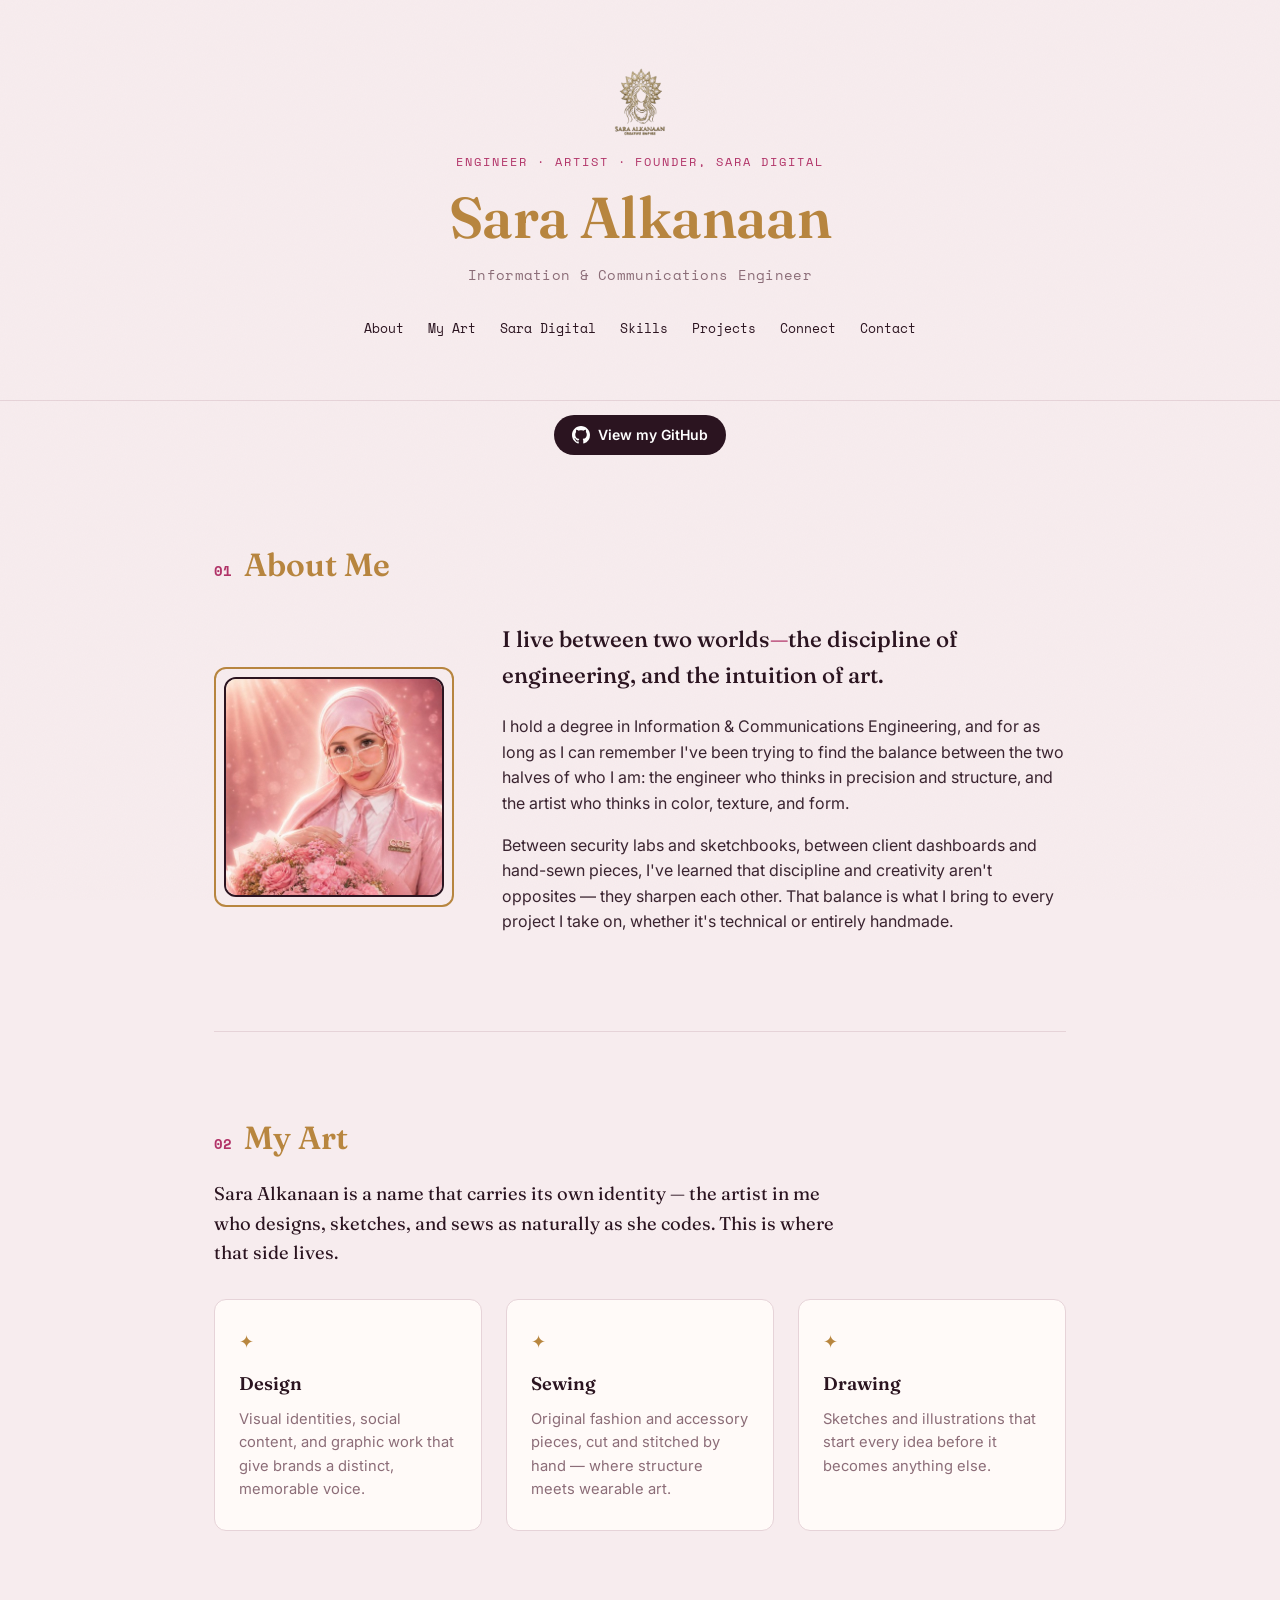
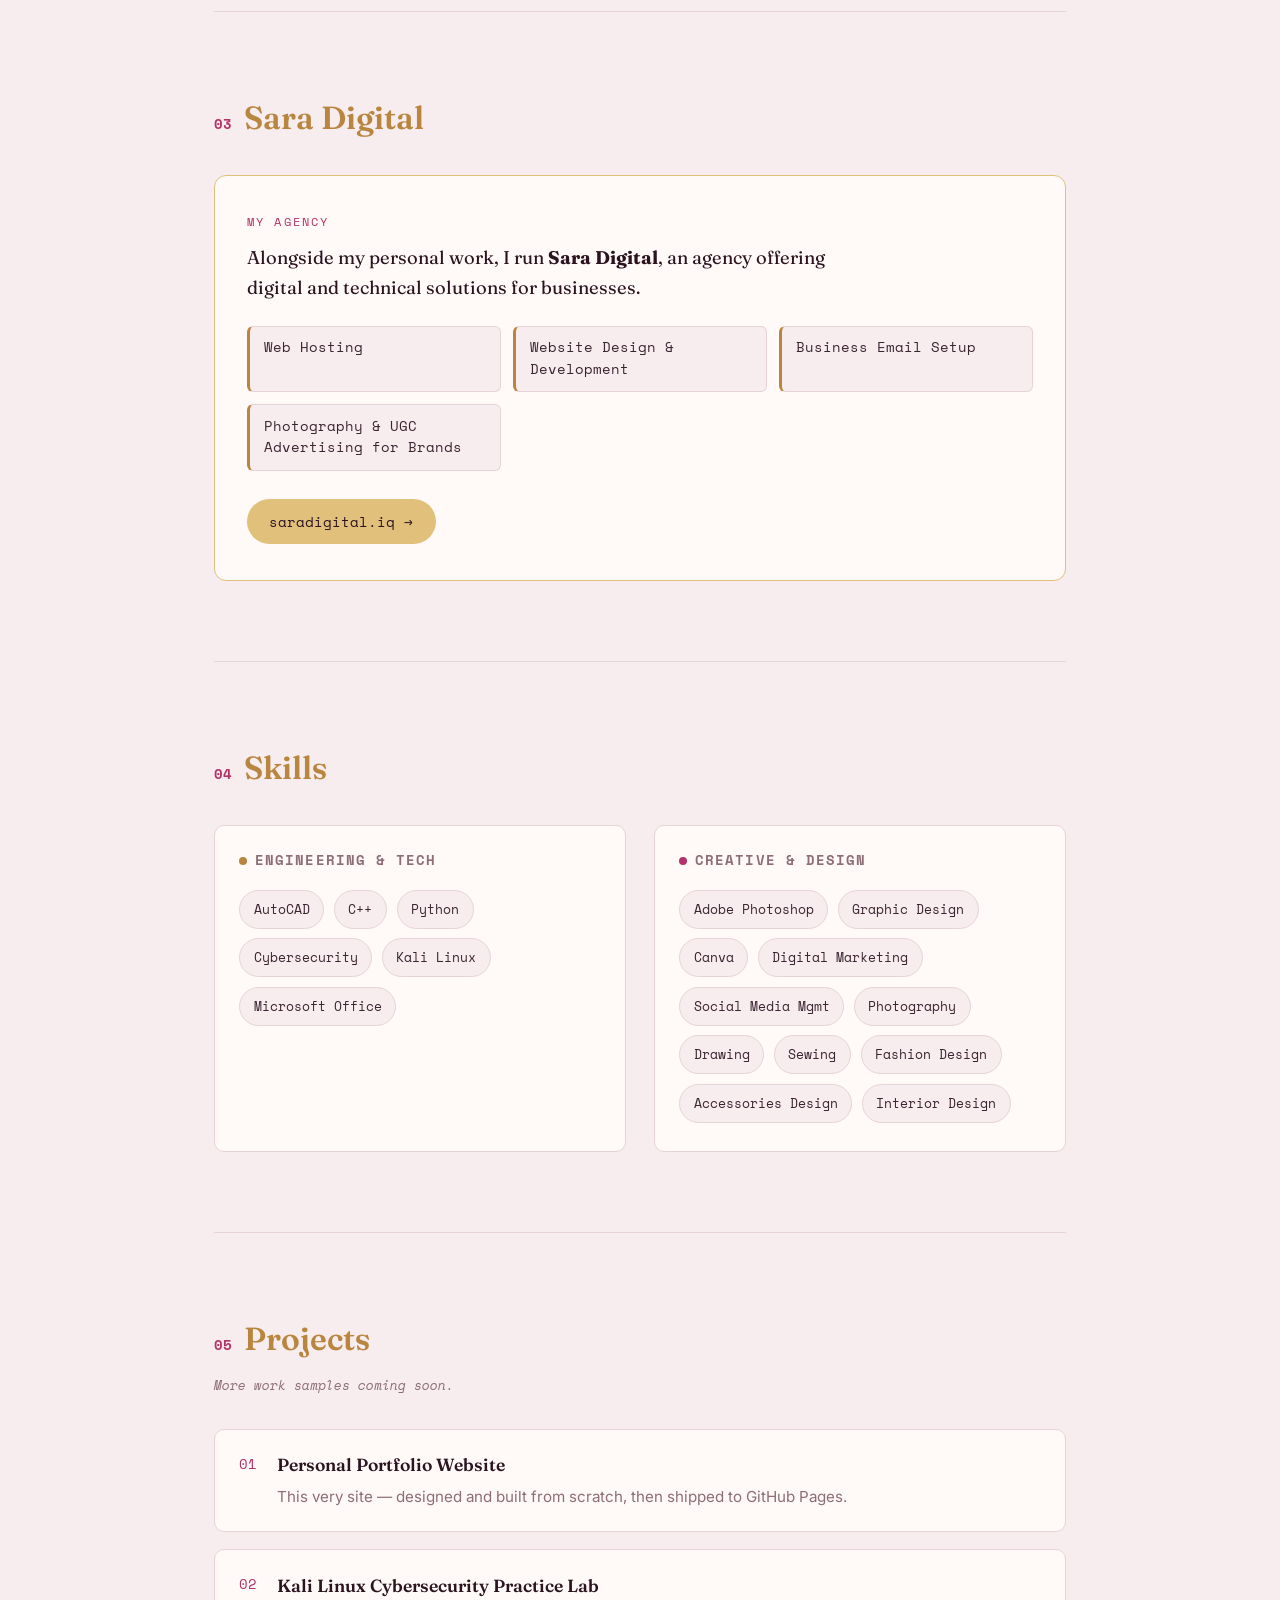
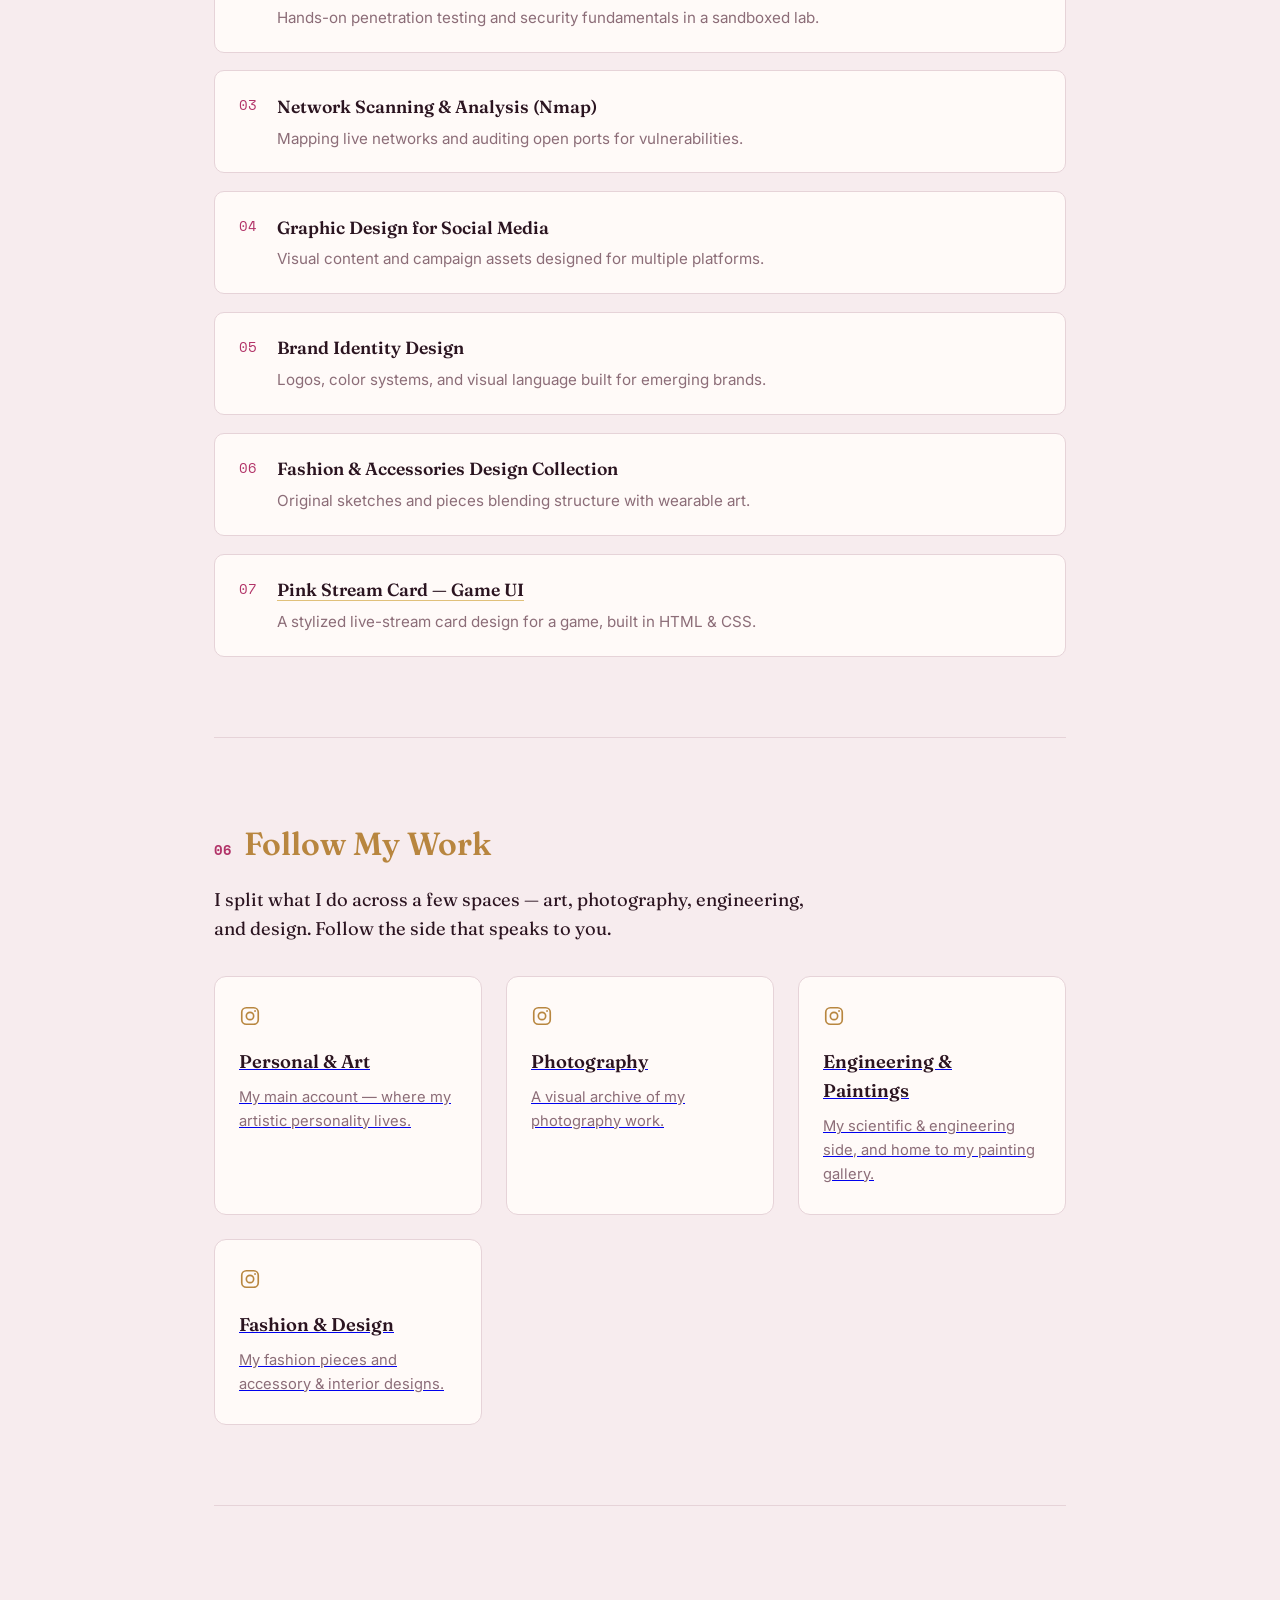
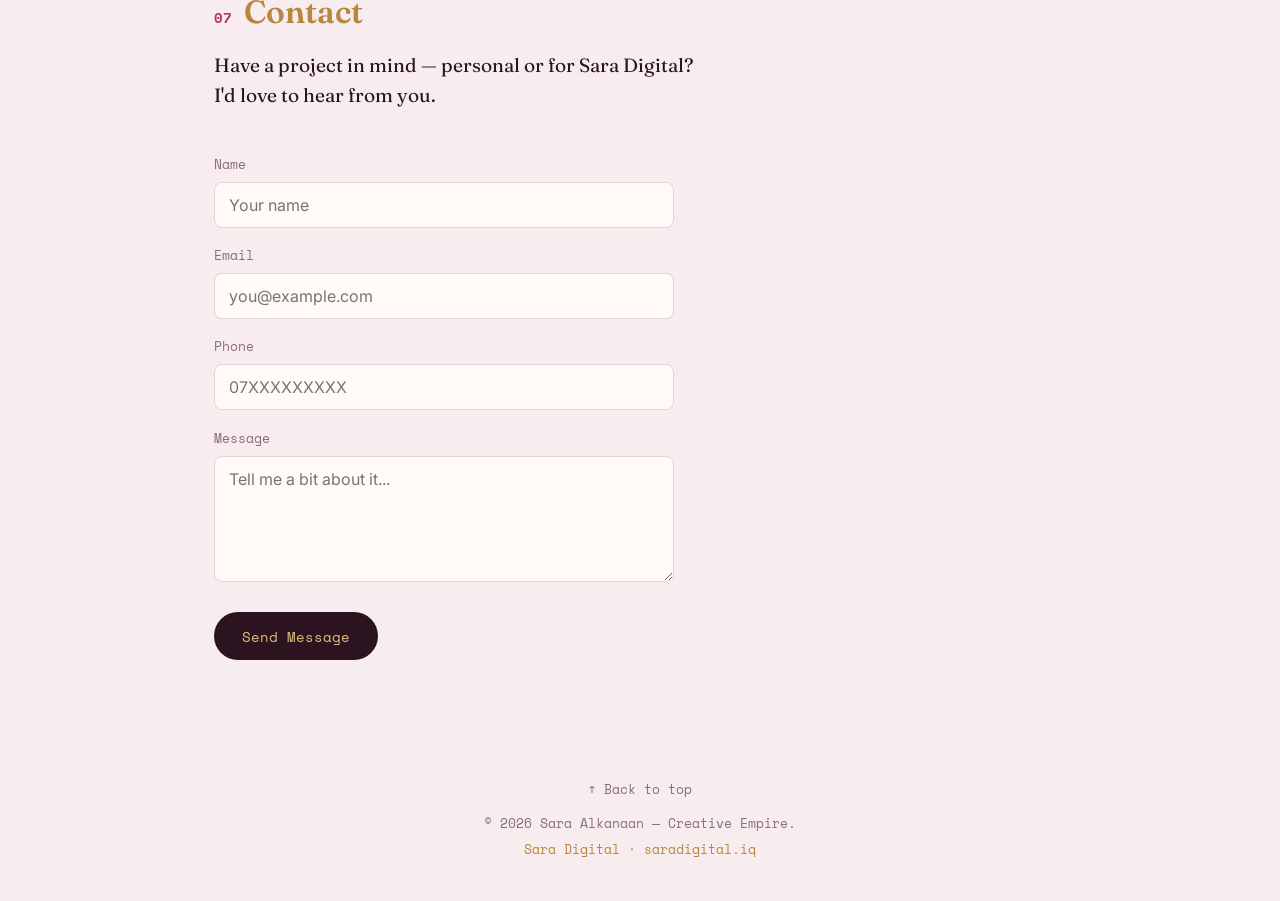
<file: index.html>
<!DOCTYPE html>
<html lang="en">
<head>
<meta charset="UTF-8">
<meta name="viewport" content="width=device-width, initial-scale=1.0">
<title>Sara Alkanaan — Creative Empire</title>
<meta name="description" content="Sara Alkanaan — Information & Communications Engineer, artist, and founder of Sara Digital.">
<link rel="icon" type="image/png" href="favicon.png">
<link rel="preconnect" href="https://fonts.googleapis.com">
<link rel="preconnect" href="https://fonts.gstatic.com" crossorigin>
<link href="https://fonts.googleapis.com/css2?family=Fraunces:ital,opsz,wght@0,9..144,500;0,9..144,600;0,9..144,700;1,9..144,500&family=Space+Mono:wght@400;700&family=Inter:wght@400;500;600&display=swap" rel="stylesheet">
<link rel="stylesheet" href="style.css">
<noscript><style>.reveal{opacity:1!important;transform:none!important;}</style></noscript>
</head>
<body>

<div class="grain" aria-hidden="true"></div>

<header class="hero" id="top">
    <div class="crest">
        <img src="logo.png" alt="Sara Alkanaan — Creative Empire logo">
    </div>

    <p class="eyebrow">ENGINEER &middot; ARTIST &middot; FOUNDER, SARA DIGITAL</p>
    <h1 class="hero-name">Sara Alkanaan</h1>
    <p class="role">Information &amp; Communications Engineer</p>

    <nav>
        <a href="#about">About</a>
        <a href="#art">My Art</a>
        <a href="#agency">Sara Digital</a>
        <a href="#skills">Skills</a>
        <a href="#projects">Projects</a>
        <a href="#links">Connect</a>
        <a href="#contact">Contact</a>
    </nav>
</header>
<div style="text-align:center;padding:14px 0 4px;">
  <a href="https://github.com/engsarahcmc" target="_blank" rel="noopener"
     style="display:inline-flex;align-items:center;gap:8px;padding:9px 18px;border-radius:999px;background:#2b1420;color:#fff;text-decoration:none;font-family:inherit;font-size:14px;font-weight:600;">
    <svg width="18" height="18" viewBox="0 0 16 16" fill="currentColor" aria-hidden="true">
      <path d="M8 0C3.58 0 0 3.58 0 8c0 3.54 2.29 6.53 5.47 7.59.4.07.55-.17.55-.38 0-.19-.01-.82-.01-1.49-2.01.37-2.53-.49-2.69-.94-.09-.23-.48-.94-.82-1.13-.28-.15-.68-.52-.01-.53.63-.01 1.08.58 1.23.82.72 1.21 1.87.87 2.33.66.07-.52.28-.87.51-1.07-1.78-.2-3.64-.89-3.64-3.95 0-.87.31-1.59.82-2.15-.08-.2-.36-1.02.08-2.12 0 0 .67-.21 2.2.82.64-.18 1.32-.27 2-.27.68 0 1.36.09 2 .27 1.53-1.04 2.2-.82 2.2-.82.44 1.1.16 1.92.08 2.12.51.56.82 1.27.82 2.15 0 3.07-1.87 3.75-3.65 3.95.29.25.54.73.54 1.48 0 1.07-.01 1.93-.01 2.2 0 .21.15.46.55.38A8.01 8.01 0 0 0 16 8c0-4.42-3.58-8-8-8Z"/>
    </svg>
    View my GitHub
  </a>
</div>
<main>

    <section id="about" class="reveal">
        <h2><span class="num">01</span> About Me</h2>
        <div class="about-grid">
            <div class="portrait-frame">
                <img src="about.jpg" alt="Portrait of Sara Alkanaan" width="220" height="220">
            </div>
            <div class="about-copy">
                <p class="lede">
                    I live between two worlds<span class="dash">&mdash;</span>the discipline of
                    engineering, and the intuition of art.
                </p>
                <p>
                    I hold a degree in Information &amp; Communications Engineering, and for as long
                    as I can remember I've been trying to find the balance between the two halves of
                    who I am: the engineer who thinks in precision and structure, and the artist who
                    thinks in color, texture, and form.
                </p>
                <p>
                    Between security labs and sketchbooks, between client dashboards and hand-sewn
                    pieces, I've learned that discipline and creativity aren't opposites &mdash; they
                    sharpen each other. That balance is what I bring to every project I take on,
                    whether it's technical or entirely handmade.
                </p>
            </div>
        </div>
    </section>

    <section id="art" class="reveal">
        <h2><span class="num">02</span> My Art</h2>
        <p class="section-lede">
            Sara Alkanaan is a name that carries its own identity &mdash; the artist in me who
            designs, sketches, and sews as naturally as she codes. This is where that side lives.
        </p>
        <div class="art-grid">
            <div class="art-card">
                <span class="art-icon" aria-hidden="true">&#10022;</span>
                <h3>Design</h3>
                <p>Visual identities, social content, and graphic work that give brands a distinct, memorable voice.</p>
            </div>
            <div class="art-card">
                <span class="art-icon" aria-hidden="true">&#10022;</span>
                <h3>Sewing</h3>
                <p>Original fashion and accessory pieces, cut and stitched by hand &mdash; where structure meets wearable art.</p>
            </div>
            <div class="art-card">
                <span class="art-icon" aria-hidden="true">&#10022;</span>
                <h3>Drawing</h3>
                <p>Sketches and illustrations that start every idea before it becomes anything else.</p>
            </div>
        </div>
    </section>

    <section id="agency" class="reveal">
        <h2><span class="num">03</span> Sara Digital</h2>
        <div class="agency-panel">
            <p class="agency-kicker">MY AGENCY</p>
            <p class="section-lede">
                Alongside my personal work, I run <strong>Sara Digital</strong>, an agency offering
                digital and technical solutions for businesses.
            </p>
            <ul class="agency-services">
                <li>Web Hosting</li>
                <li>Website Design &amp; Development</li>
                <li>Business Email Setup</li>
                <li>Photography &amp; UGC Advertising for Brands</li>
            </ul>
            <a class="agency-link" href="https://saradigital.iq" target="_blank" rel="noopener">saradigital.iq &rarr;</a>
        </div>
    </section>

    <section id="skills" class="reveal">
        <h2><span class="num">04</span> Skills</h2>
        <div class="skills-columns">
            <div class="skill-panel panel-tech">
                <h3>Engineering &amp; Tech</h3>
                <ul class="skills-grid">
                    <li>AutoCAD</li>
                    <li>C++</li>
                    <li>Python</li>
                    <li>Cybersecurity</li>
                    <li>Kali Linux</li>
                    <li>Microsoft Office</li>
                </ul>
            </div>
            <div class="skill-panel panel-creative">
                <h3>Creative &amp; Design</h3>
                <ul class="skills-grid">
                    <li>Adobe Photoshop</li>
                    <li>Graphic Design</li>
                    <li>Canva</li>
                    <li>Digital Marketing</li>
                    <li>Social Media Mgmt</li>
                    <li>Photography</li>
                    <li>Drawing</li>
                    <li>Sewing</li>
                    <li>Fashion Design</li>
                    <li>Accessories Design</li>
                    <li>Interior Design</li>
                </ul>
            </div>
        </div>
    </section>

    <section id="projects" class="reveal">
        <h2><span class="num">05</span> Projects</h2>
        <p class="section-note">More work samples coming soon.</p>
        <ol class="project-log">
            <li>
                <span class="proj-index">01</span>
                <div class="proj-body">
                    <h3>Personal Portfolio Website</h3>
                    <p>This very site &mdash; designed and built from scratch, then shipped to GitHub Pages.</p>
                </div>
            </li>
            <li>
                <span class="proj-index">02</span>
                <div class="proj-body">
                    <h3>Kali Linux Cybersecurity Practice Lab</h3>
                    <p>Hands-on penetration testing and security fundamentals in a sandboxed lab.</p>
                </div>
            </li>
            <li>
                <span class="proj-index">03</span>
                <div class="proj-body">
                    <h3>Network Scanning &amp; Analysis (Nmap)</h3>
                    <p>Mapping live networks and auditing open ports for vulnerabilities.</p>
                </div>
            </li>
            <li>
                <span class="proj-index">04</span>
                <div class="proj-body">
                    <h3>Graphic Design for Social Media</h3>
                    <p>Visual content and campaign assets designed for multiple platforms.</p>
                </div>
            </li>
            <li>
                <span class="proj-index">05</span>
                <div class="proj-body">
                    <h3>Brand Identity Design</h3>
                    <p>Logos, color systems, and visual language built for emerging brands.</p>
                </div>
            </li>
            <li>
                <span class="proj-index">06</span>
                <div class="proj-body">
                    <h3>Fashion &amp; Accessories Design Collection</h3>
                    <p>Original sketches and pieces blending structure with wearable art.</p>
                </div>
            </li>
            <li>
                <span class="proj-index">07</span>
                <div class="proj-body">
                    <h3><a href="stream-card.html" target="_blank" rel="noopener">Pink Stream Card — Game UI</a></h3>
                    <p>A stylized live-stream card design for a game, built in HTML &amp; CSS.</p>
                </div>
            </li>
        </ol>
    </section>

    <section id="links" class="reveal">
        <h2><span class="num">06</span> Follow My Work</h2>
        <p class="section-lede">
            I split what I do across a few spaces &mdash; art, photography, engineering,
            and design. Follow the side that speaks to you.
        </p>
        <div class="art-grid">
            <a class="art-card" href="https://www.instagram.com/saraalkanaan" target="_blank" rel="noopener">
                <span class="art-icon" aria-hidden="true">
                    <svg width="22" height="22" viewBox="0 0 24 24" fill="none" stroke="currentColor" stroke-width="1.8">
                        <rect x="3" y="3" width="18" height="18" rx="5"/>
                        <circle cx="12" cy="12" r="4"/>
                        <circle cx="17.5" cy="6.5" r="1" fill="currentColor" stroke="none"/>
                    </svg>
                </span>
                <h3>Personal &amp; Art</h3>
                <p>My main account &mdash; where my artistic personality lives.</p>
            </a>
            <a class="art-card" href="https://www.instagram.com/sarahalkanaan2" target="_blank" rel="noopener">
                <span class="art-icon" aria-hidden="true">
                    <svg width="22" height="22" viewBox="0 0 24 24" fill="none" stroke="currentColor" stroke-width="1.8">
                        <rect x="3" y="3" width="18" height="18" rx="5"/>
                        <circle cx="12" cy="12" r="4"/>
                        <circle cx="17.5" cy="6.5" r="1" fill="currentColor" stroke="none"/>
                    </svg>
                </span>
                <h3>Photography</h3>
                <p>A visual archive of my photography work.</p>
            </a>
            <a class="art-card" href="https://www.instagram.com/saraalkanaann" target="_blank" rel="noopener">
                <span class="art-icon" aria-hidden="true">
                    <svg width="22" height="22" viewBox="0 0 24 24" fill="none" stroke="currentColor" stroke-width="1.8">
                        <rect x="3" y="3" width="18" height="18" rx="5"/>
                        <circle cx="12" cy="12" r="4"/>
                        <circle cx="17.5" cy="6.5" r="1" fill="currentColor" stroke="none"/>
                    </svg>
                </span>
                <h3>Engineering &amp; Paintings</h3>
                <p>My scientific &amp; engineering side, and home to my painting gallery.</p>
            </a>
            <a class="art-card" href="https://www.instagram.com/saraalkanaan1" target="_blank" rel="noopener">
                <span class="art-icon" aria-hidden="true">
                    <svg width="22" height="22" viewBox="0 0 24 24" fill="none" stroke="currentColor" stroke-width="1.8">
                        <rect x="3" y="3" width="18" height="18" rx="5"/>
                        <circle cx="12" cy="12" r="4"/>
                        <circle cx="17.5" cy="6.5" r="1" fill="currentColor" stroke="none"/>
                    </svg>
                </span>
                <h3>Fashion &amp; Design</h3>
                <p>My fashion pieces and accessory &amp; interior designs.</p>
            </a>
        </div>
    </section>

    <section id="contact" class="reveal">
        <h2><span class="num">07</span> Contact</h2>
        <p class="contact-lede">Have a project in mind &mdash; personal or for Sara Digital? I'd love to hear from you.</p>
        <div class="contact-grid">
            <form>
                <label for="name">Name</label>
                <input type="text" id="name" name="name" placeholder="Your name">

                <label for="email">Email</label>
                <input type="email" id="email" name="email" placeholder="you@example.com">

                <label for="phone">Phone</label>
                <input type="tel" id="phone" name="phone" placeholder="07XXXXXXXXX">

                <label for="message">Message</label>
                <textarea id="message" name="message" rows="5" placeholder="Tell me a bit about it..."></textarea>

                <button type="submit">Send Message</button>
            </form>
        </div>
    </section>

</main>

<footer>
    <a href="#top" class="back-to-top">&uarr; Back to top</a>
    <p>&copy; 2026 Sara Alkanaan &mdash; Creative Empire.</p>
    <p class="footer-agency">Sara Digital &middot; saradigital.iq</p>
</footer>

<script>
    // Reveal sections as they scroll into view
    var reveals = document.querySelectorAll('.reveal');
    if ('IntersectionObserver' in window) {
        var io = new IntersectionObserver(function (entries) {
            entries.forEach(function (entry) {
                if (entry.isIntersecting) {
                    entry.target.classList.add('in-view');
                    io.unobserve(entry.target);
                }
            });
        }, { threshold: 0.15 });
        reveals.forEach(function (el) { io.observe(el); });
    } else {
        reveals.forEach(function (el) { el.classList.add('in-view'); });
    }
</script>

</body>
</html>
</file>
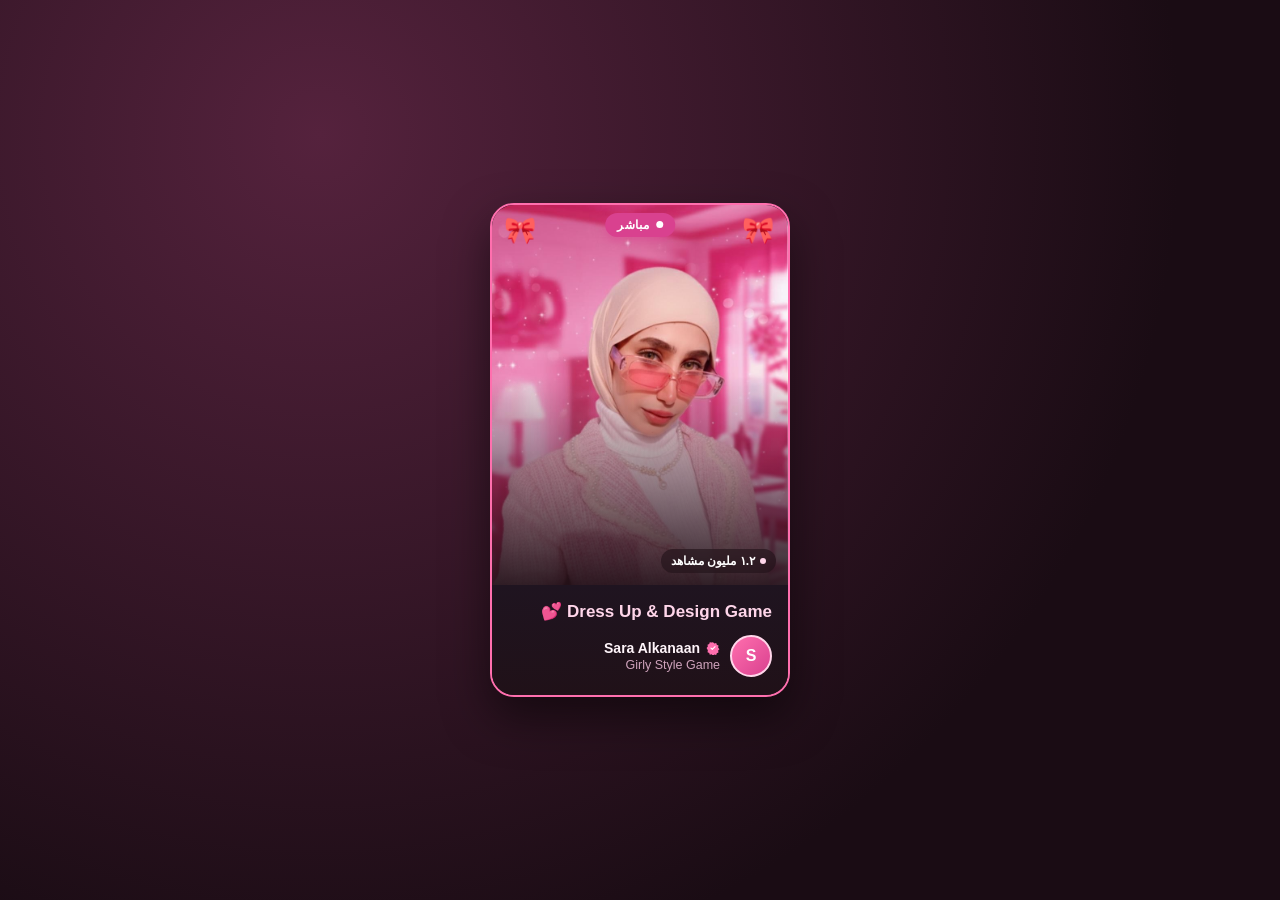
<file: stream-card.html>
<!DOCTYPE html>
<html lang="ar" dir="rtl">
<head>
<meta charset="UTF-8">
<title>Pink Girly Stream Card</title>
<style>
  :root{
    --bg-1: #2a1420;
    --panel: #1f1420;
    --pink: #ff6fae;
    --pink-deep: #d9418f;
    --pink-pale: #ffd6ea;
    --black: #201118;
    --text: #fff5fa;
    --muted: #cfa3bc;
  }

  * { box-sizing: border-box; }

  body{
    margin:0;
    min-height:100vh;
    display:flex;
    align-items:center;
    justify-content:center;
    background: radial-gradient(circle at 25% 15%, #55223d, #1a0c14 70%);
    font-family: "Segoe UI", Tahoma, Arial, sans-serif;
  }

  .card{
    width: 300px;
    border-radius: 24px;
    overflow: hidden;
    background: var(--panel);
    box-shadow: 0 20px 45px rgba(0,0,0,.5);
    border: 2px solid var(--pink);
  }

  .card__media{
    position: relative;
    height: 380px;
    background:
      linear-gradient(180deg, rgba(32,17,24,0) 45%, rgba(32,17,24,.92) 100%),
      url('[data-uri]') center 8% / cover no-repeat;
    display:flex;
    align-items:flex-end;
    justify-content:center;
    overflow:hidden;
  }

  .placeholder-note{
    position:absolute;
    inset:0;
    display:flex;
    align-items:center;
    justify-content:center;
    color: rgba(255,255,255,.55);
    font-size: 11px;
    text-align:center;
    padding: 0 20px;
  }

  .bow{
    position:absolute;
    font-size: 26px;
  }
  .bow--tl{ top:10px; left:12px; }
  .bow--tr{ top:10px; right:14px; }

  .badge-live{
    position:absolute;
    top:8px;
    left:50%;
    transform: translateX(-50%);
    display:flex;
    align-items:center;
    gap:6px;
    background: var(--pink-deep);
    color:#fff;
    font-size:12px;
    font-weight:700;
    padding:5px 12px;
    border-radius:999px;
    letter-spacing:.3px;
    box-shadow: 0 4px 10px rgba(217,65,143,.5);
  }

  .badge-live::before{
    content:"";
    width:7px; height:7px;
    border-radius:50%;
    background:#fff;
  }

  .badge-viewers{
    position:absolute;
    bottom:12px;
    right:12px;
    display:flex;
    align-items:center;
    gap:5px;
    background: rgba(32,17,24,.6);
    backdrop-filter: blur(4px);
    color:#fff;
    font-size:12px;
    font-weight:600;
    padding:5px 10px;
    border-radius:999px;
  }

  .badge-viewers::before{
    content:"";
    width:6px; height:6px;
    border-radius:50%;
    background: var(--pink-pale);
  }

  .card__body{
    padding: 16px 16px 18px;
    background: linear-gradient(180deg, var(--panel), var(--black));
  }

  .card__title{
    margin:0 0 12px;
    font-size:17px;
    line-height:1.35;
    font-weight:800;
    color: var(--pink-pale);
  }

  .card__streamer{
    display:flex;
    align-items:center;
    gap:10px;
  }

  .avatar{
    width:42px;
    height:42px;
    border-radius:50%;
    flex-shrink:0;
    background: linear-gradient(135deg, var(--pink), var(--pink-deep));
    display:flex;
    align-items:center;
    justify-content:center;
    color:#fff;
    font-weight:800;
    font-size:16px;
    border: 2px solid var(--pink-pale);
  }

  .streamer-meta{
    display:flex;
    flex-direction:column;
    gap:2px;
    overflow:hidden;
  }

  .streamer-name{
    display:flex;
    align-items:center;
    gap:6px;
    font-size:14px;
    font-weight:700;
    color: var(--text);
    white-space:nowrap;
    overflow:hidden;
    text-overflow:ellipsis;
  }

  .verified{
    width:14px; height:14px;
    flex-shrink:0;
  }

  .streamer-cat{
    font-size:12.5px;
    color: var(--muted);
  }
</style>
</head>
<body>

  <div class="card">
    <div class="card__media">
      <span class="bow bow--tl">🎀</span>
      <span class="bow bow--tr">🎀</span>
      <span class="badge-live">مباشر</span>
      <span class="badge-viewers">١.٢ مليون مشاهد</span>
    </div>
    <div class="card__body">
      <h3 class="card__title">Dress Up & Design Game 💕</h3>
      <div class="card__streamer">
        <div class="avatar">S</div>
        <div class="streamer-meta">
          <span class="streamer-name" dir="ltr" style="unicode-bidi: isolate;">
            Sara Alkanaan
            <svg class="verified" viewBox="0 0 24 24" fill="none">
              <path d="M12 2l2.4 2.1 3.1-.6 1 3 2.9 1.4-.6 3.1L23 14l-2.2 2.4.6 3.1-2.9 1.4-1 3-3.1-.6L12 25l-2.4-2.1-3.1.6-1-3-2.9-1.4.6-3.1L1 12l2.2-2.4-.6-3.1 2.9-1.4 1-3 3.1.6L12 2z" fill="#ff6fae"/>
              <path d="M8.5 12.2l2.3 2.3 4.7-5" stroke="#fff" stroke-width="1.8" stroke-linecap="round" stroke-linejoin="round"/>
            </svg>
          </span>
          <span class="streamer-cat">Girly Style Game</span>
        </div>
      </div>
    </div>
  </div>

</body>
</html>
</file>
<file: style.css>
:root {
    --ink: #2b1420;
    --paper: #f7ecee;
    --card: #fffaf8;
    --text: #3a2430;
    --muted: #8c6d78;
    --rose: #b23368;
    --rose-deep: #7a1f47;
    --gold: #b8863f;
    --gold-light: #e0c07a;
    --line: #e6d3d8;

    --font-display: "Fraunces", serif;
    --font-mono: "Space Mono", monospace;
    --font-body: "Inter", sans-serif;
}

* {
    box-sizing: border-box;
}

html {
    scroll-behavior: smooth;
}

body {
    margin: 0;
    background: var(--paper);
    color: var(--text);
    font-family: var(--font-body);
    line-height: 1.6;
    overflow-x: hidden;
}

/* Subtle paper grain overlay for texture */
.grain {
    position: fixed;
    inset: 0;
    z-index: 999;
    pointer-events: none;
    opacity: 0.5;
    mix-blend-mode: multiply;
    background-image: url("data:image/svg+xml,%3Csvg xmlns='http://www.w3.org/2000/svg' width='120' height='120'%3E%3Cfilter id='n'%3E%3CfeTurbulence type='fractalNoise' baseFrequency='0.9' numOctaves='2' stitchTiles='stitch'/%3E%3C/filter%3E%3Crect width='100%25' height='100%25' filter='url(%23n)' opacity='0.05'/%3E%3C/svg%3E");
}

@media (prefers-reduced-motion: reduce) {
    html { scroll-behavior: auto; }
    .reveal { opacity: 1 !important; transform: none !important; transition: none !important; }
}

/* ===== Scroll reveal ===== */
.reveal {
    opacity: 0;
    transform: translateY(28px);
    transition: opacity 0.7s cubic-bezier(0.16, 1, 0.3, 1), transform 0.7s cubic-bezier(0.16, 1, 0.3, 1);
}

.reveal.in-view {
    opacity: 1;
    transform: translateY(0);
}

/* ===== Header / Hero ===== */
header.hero {
    position: relative;
    background: var(--paper);
    border-bottom: 1px solid var(--line);
    color: var(--text);
    padding: 4rem 1.5rem 3.5rem;
    text-align: center;
}

.crest {
    margin: 0 auto 1rem;
}

.crest img {
    display: block;
    margin: 0 auto;
    width: auto;
    height: 72px;
}

.eyebrow {
    font-family: var(--font-mono);
    color: var(--rose);
    font-size: 0.78rem;
    letter-spacing: 0.16em;
    text-transform: uppercase;
    margin: 0 0 1rem;
}

.hero-name {
    font-family: var(--font-display);
    font-weight: 600;
    font-size: clamp(2.4rem, 6vw, 3.6rem);
    line-height: 1.05;
    margin: 0;
    letter-spacing: -0.01em;
    color: var(--gold);
}

header .role {
    font-family: var(--font-mono);
    color: var(--muted);
    margin: 0.9rem 0 2rem;
    font-size: 0.9rem;
    letter-spacing: 0.02em;
}

nav {
    display: flex;
    justify-content: center;
    gap: 1.5rem;
    flex-wrap: wrap;
    font-family: var(--font-mono);
    font-size: 0.82rem;
}

nav a {
    color: var(--ink);
    text-decoration: none;
    padding-bottom: 3px;
    border-bottom: 2px solid transparent;
    transition: border-color 0.2s ease, color 0.2s ease;
}

nav a:hover,
nav a:focus-visible {
    color: var(--rose);
    border-color: var(--rose);
    outline: none;
}

/* ===== Main sections ===== */
main {
    max-width: 900px;
    margin: 0 auto;
    padding: 0 1.5rem;
}

section {
    padding: 5rem 0;
    border-bottom: 1px solid var(--line);
}

section:last-of-type {
    border-bottom: none;
}

h2 {
    font-family: var(--font-display);
    font-size: 2rem;
    font-weight: 600;
    display: flex;
    align-items: baseline;
    gap: 0.75rem;
    margin: 0 0 2rem;
    color: var(--gold);
}

.num {
    font-family: var(--font-mono);
    font-size: 0.9rem;
    color: var(--rose);
}

.section-lede {
    font-family: var(--font-display);
    font-size: 1.15rem;
    color: var(--ink);
    max-width: 620px;
    margin: -1rem 0 2rem;
}

.section-note {
    font-family: var(--font-mono);
    font-size: 0.8rem;
    color: var(--muted);
    font-style: italic;
    margin: -1.25rem 0 2rem;
}

/* ===== About ===== */
.about-grid {
    display: flex;
    gap: 3rem;
    align-items: center;
    flex-wrap: wrap;
}

.portrait-frame {
    position: relative;
    flex-shrink: 0;
    padding: 10px;
}

.portrait-frame::before {
    content: "";
    position: absolute;
    inset: 0;
    border: 2px solid var(--gold);
    border-radius: 12px;
    z-index: 0;
}

.portrait-frame img {
    position: relative;
    z-index: 1;
    display: block;
    width: 220px;
    height: 220px;
    border-radius: 12px;
    border: 2px solid var(--ink);
    object-fit: cover;
    transition: transform 0.3s ease;
}

.portrait-frame:hover img {
    transform: scale(1.02);
}

.about-copy {
    flex: 1;
    min-width: 260px;
}

.lede {
    font-family: var(--font-display);
    font-size: 1.4rem;
    font-weight: 500;
    color: var(--ink);
    margin: 0 0 1.25rem;
}

.lede .dash {
    color: var(--rose);
}

.about-copy p:not(.lede) {
    color: var(--text);
}

.about-copy em {
    font-style: italic;
    color: var(--rose);
}

/* ===== My Art ===== */
.art-grid {
    display: grid;
    grid-template-columns: repeat(auto-fit, minmax(220px, 1fr));
    gap: 1.5rem;
}

.art-card {
    background: var(--card);
    border: 1px solid var(--line);
    border-radius: 12px;
    padding: 1.75rem 1.5rem;
    text-align: left;
    transition: transform 0.2s ease, box-shadow 0.2s ease, border-color 0.2s ease;
}

.art-card:hover {
    transform: translateY(-4px);
    border-color: var(--rose);
    box-shadow: 0 14px 28px -18px rgba(122, 31, 71, 0.45);
}

.art-icon {
    display: inline-block;
    color: var(--gold);
    font-size: 1.1rem;
    margin-bottom: 0.75rem;
}

.art-card h3 {
    font-family: var(--font-display);
    font-size: 1.15rem;
    font-weight: 600;
    margin: 0 0 0.6rem;
    color: var(--ink);
}

.art-card p {
    margin: 0;
    color: var(--muted);
    font-size: 0.92rem;
}

/* ===== Sara Digital agency panel ===== */
.agency-panel {
    background: var(--card);
    border: 1px solid var(--gold-light);
    border-radius: 12px;
    padding: 2.25rem 2rem;
    position: relative;
}

.agency-kicker {
    font-family: var(--font-mono);
    font-size: 0.75rem;
    letter-spacing: 0.18em;
    color: var(--rose);
    margin: 0 0 0.75rem;
}

.agency-panel .section-lede {
    margin: 0 0 1.5rem;
}

.agency-services {
    list-style: none;
    display: grid;
    grid-template-columns: repeat(auto-fit, minmax(200px, 1fr));
    gap: 0.75rem;
    margin: 0 0 1.75rem;
    padding: 0;
}

.agency-services li {
    font-family: var(--font-mono);
    font-size: 0.85rem;
    background: var(--paper);
    border: 1px solid var(--line);
    border-left: 3px solid var(--gold);
    padding: 0.65rem 0.9rem;
    border-radius: 6px;
}

.agency-link {
    display: inline-block;
    font-family: var(--font-mono);
    font-size: 0.9rem;
    color: var(--ink);
    background: var(--gold-light);
    text-decoration: none;
    padding: 0.7rem 1.4rem;
    border-radius: 999px;
    transition: background 0.2s ease, transform 0.15s ease;
}

.agency-link:hover,
.agency-link:focus-visible {
    background: var(--rose);
    color: #fff;
    transform: translateY(-2px);
    outline: none;
}

/* ===== Skills ===== */
.skills-columns {
    display: grid;
    grid-template-columns: repeat(auto-fit, minmax(260px, 1fr));
    gap: 1.75rem;
}

.skill-panel {
    background: var(--card);
    border: 1px solid var(--line);
    border-radius: 10px;
    padding: 1.5rem 1.5rem 1.75rem;
}

.skill-panel h3 {
    font-family: var(--font-mono);
    font-size: 0.85rem;
    letter-spacing: 0.08em;
    text-transform: uppercase;
    margin: 0 0 1.1rem;
    color: var(--muted);
}

.panel-tech h3::before {
    content: "";
    display: inline-block;
    width: 8px;
    height: 8px;
    border-radius: 50%;
    background: var(--gold);
    margin-right: 0.5rem;
}

.panel-creative h3::before {
    content: "";
    display: inline-block;
    width: 8px;
    height: 8px;
    border-radius: 50%;
    background: var(--rose);
    margin-right: 0.5rem;
}

.skills-grid {
    list-style: none;
    display: flex;
    flex-wrap: wrap;
    gap: 0.6rem;
    margin: 0;
    padding: 0;
}

.skills-grid li {
    font-family: var(--font-mono);
    font-size: 0.82rem;
    background: var(--paper);
    border: 1px solid var(--line);
    padding: 0.5rem 0.85rem;
    border-radius: 999px;
    transition: transform 0.15s ease, border-color 0.15s ease, background 0.15s ease;
}

.panel-tech .skills-grid li:hover {
    transform: translateY(-2px);
    border-color: var(--gold);
}

.panel-creative .skills-grid li:hover {
    transform: translateY(-2px);
    border-color: var(--rose);
}

/* ===== Projects ===== */
.project-log {
    list-style: none;
    margin: 0;
    padding: 0;
    display: flex;
    flex-direction: column;
    gap: 1.1rem;
}

.project-log li {
    display: flex;
    align-items: flex-start;
    gap: 1.25rem;
    background: var(--card);
    border: 1px solid var(--line);
    border-radius: 10px;
    padding: 1.35rem 1.5rem;
    transition: transform 0.2s ease, box-shadow 0.2s ease, border-color 0.2s ease;
}

.project-log li:hover {
    transform: translateY(-2px);
    border-color: var(--rose);
    box-shadow: 0 10px 24px -14px rgba(122, 31, 71, 0.25);
}

.proj-index {
    font-family: var(--font-mono);
    font-size: 0.85rem;
    color: var(--rose);
    flex-shrink: 0;
    padding-top: 0.15rem;
}

.proj-body h3 {
    font-family: var(--font-display);
    font-size: 1.1rem;
    font-weight: 600;
    margin: 0 0 0.35rem;
    color: var(--ink);
}

.proj-body h3 a {
    color: inherit;
    text-decoration: none;
    border-bottom: 1px solid var(--gold-light);
    transition: color 0.15s ease, border-color 0.15s ease;
}

.proj-body h3 a:hover,
.proj-body h3 a:focus-visible {
    color: var(--rose);
    border-color: var(--rose);
}

.proj-body p {
    margin: 0;
    color: var(--muted);
    font-size: 0.95rem;
}

/* ===== Contact ===== */
.contact-lede {
    font-family: var(--font-display);
    font-size: 1.2rem;
    color: var(--ink);
    margin: -1.25rem 0 2rem;
    max-width: 480px;
}

.contact-grid {
    display: flex;
}

form {
    display: flex;
    flex-direction: column;
    gap: 0.4rem;
    max-width: 460px;
    width: 100%;
}

label {
    font-family: var(--font-mono);
    font-size: 0.8rem;
    color: var(--muted);
    margin-top: 0.75rem;
}

input,
textarea {
    font-family: var(--font-body);
    font-size: 1rem;
    padding: 0.75rem 0.9rem;
    border: 1px solid var(--line);
    border-radius: 8px;
    background: var(--card);
    color: var(--text);
}

input:focus,
textarea:focus,
input:focus-visible,
textarea:focus-visible {
    outline: none;
    border-color: var(--rose);
}

button {
    margin-top: 1.5rem;
    align-self: flex-start;
    background: var(--ink);
    color: var(--gold-light);
    border: none;
    font-family: var(--font-mono);
    font-size: 0.9rem;
    padding: 0.85rem 1.75rem;
    border-radius: 999px;
    cursor: pointer;
    transition: background 0.2s ease, color 0.2s ease, transform 0.15s ease;
}

button:hover,
button:focus-visible {
    background: var(--rose);
    color: #fff;
    outline: none;
    transform: translateY(-2px);
}

/* ===== Footer ===== */
footer {
    text-align: center;
    padding: 2.5rem 1.5rem;
    font-family: var(--font-mono);
    font-size: 0.8rem;
    color: var(--muted);
}

.back-to-top {
    display: inline-block;
    color: var(--muted);
    text-decoration: none;
    margin-bottom: 0.75rem;
    border-bottom: 1px solid transparent;
    transition: border-color 0.2s ease, color 0.2s ease;
}

.back-to-top:hover {
    color: var(--rose);
    border-color: var(--rose);
}

footer p {
    margin: 0;
}

.footer-agency {
    margin-top: 0.4rem !important;
    color: var(--gold);
}

/* ===== Responsive ===== */
@media (max-width: 640px) {
    .about-grid {
        flex-direction: column;
        text-align: center;
    }

    .portrait-frame {
        margin: 0 auto;
    }

    .lede {
        font-size: 1.2rem;
    }

    .art-card,
    .agency-panel {
        text-align: center;
    }

    .agency-services {
        grid-template-columns: 1fr;
    }
}

@media (max-width: 480px) {
    header.hero {
        padding: 3.5rem 1.25rem 3rem;
    }

    section {
        padding: 3.5rem 0;
    }
}
</file>
